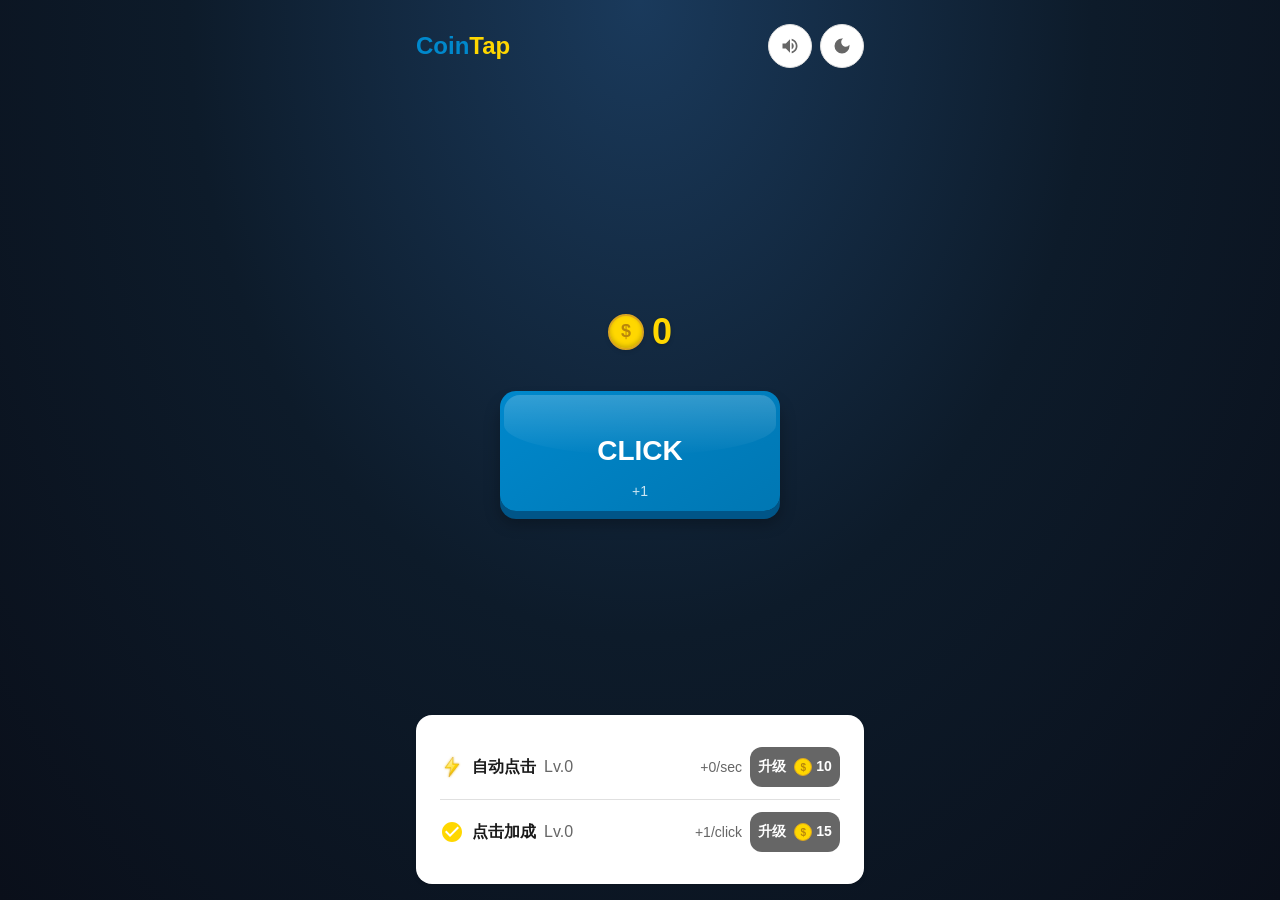
<file: index.html>
<!DOCTYPE html>
<html lang="zh-CN">
<head>
  <meta charset="UTF-8">
  <meta name="viewport" content="width=device-width, initial-scale=1.0, maximum-scale=1.0, user-scalable=no">
  <title>CoinTap</title>
  <link rel="stylesheet" href="style.css">
  <script src="https://telegram.org/js/telegram-web-app.js" onerror="window.TelegramWebAppFailed=true"></script>
</head>
<body>
  <div class="container">
    <!-- Header -->
    <header class="header">
      <div class="logo">Coin<span>Tap</span></div>
      <div class="header-actions">
        <button class="sound-toggle" id="soundToggle" aria-label="切换音效"></button>
        <button class="theme-toggle" id="themeToggle" aria-label="切换主题"></button>
      </div>
    </header>

    <!-- Game Area -->
    <main class="game-area">
      <!-- Coin Display -->
      <div class="coin-display">
        <div class="coin-icon">$</div>
        <span class="coin-amount" id="coinAmount">0</span>
      </div>

      <!-- Click Button -->
      <button class="click-btn" id="clickBtn" aria-label="点击获得金币">
        <span class="click-btn-text">CLICK</span>
        <span class="click-btn-hint">+1</span>
      </button>

      <!-- Floating Coins Container -->
      <div class="floating-coins" id="floatingCoins"></div>
    </main>

    <!-- Upgrade Section -->
    <section class="upgrade-section">
      <div class="upgrade-header">
        <div class="upgrade-title">
          <img class="upgrade-icon" id="autoClickIcon" src="assets/images/lightning.svg" alt="自动点击">
          <span>自动点击</span>
          <span class="upgrade-level" id="autoClickLevel">Lv.0</span>
        </div>
        <div class="upgrade-rate" id="autoClickRate">+0/sec</div>
        <button class="upgrade-btn" id="upgradeBtn" aria-label="升级自动点击">
          <span class="upgrade-btn-text">升级</span>
          <span class="upgrade-btn-cost">
            <span class="coin-icon-small">$</span>
            <span id="upgradeCost">10</span>
          </span>
        </button>
      </div>

      <div class="upgrade-divider"></div>

      <div class="upgrade-header">
        <div class="upgrade-title">
          <img class="upgrade-icon" src="data:image/svg+xml,%3Csvg xmlns='http://www.w3.org/2000/svg' viewBox='0 0 24 24' fill='%23FFD700'%3E%3Cpath d='M12 2C6.48 2 2 6.48 2 12s4.48 10 10 10 10-4.48 10-10S17.52 2 12 2zm-2 15l-5-5 1.41-1.41L10 14.17l7.59-7.59L19 8l-9 9z'/%3E%3C/svg%3E" alt="点击加成">
          <span>点击加成</span>
          <span class="upgrade-level" id="clickPowerLevel">Lv.0</span>
        </div>
        <div class="upgrade-rate" id="clickPowerRate">+1/click</div>
        <button class="upgrade-btn" id="clickPowerUpgradeBtn" aria-label="升级点击加成">
          <span class="upgrade-btn-text">升级</span>
          <span class="upgrade-btn-cost">
            <span class="coin-icon-small">$</span>
            <span id="clickPowerUpgradeCost">15</span>
          </span>
        </button>
      </div>
    </section>

    <!-- Loading State -->
    <div class="loading-overlay" id="loadingOverlay">
      <div class="loading-spinner"></div>
      <p class="loading-text">加载中...</p>
    </div>

    <!-- Error State -->
    <div class="error-overlay" id="errorOverlay" hidden>
      <div class="error-icon">!</div>
      <p class="error-text" id="errorText">加载失败</p>
      <button class="retry-btn" id="retryBtn">重新加载</button>
    </div>

    <!-- Offline Return Modal -->
    <div class="modal-overlay" id="offlineModal" hidden>
      <div class="modal-content">
        <h2 class="modal-title">欢迎回来!</h2>
        <p class="modal-subtitle">离线期间获得的金币:</p>
        <div class="offline-earnings">
          <span class="coin-icon-large">$</span>
          <span class="offline-amount" id="offlineEarnings">0</span>
        </div>
        <button class="collect-btn" id="collectBtn">收下!</button>
      </div>
    </div>
  </div>

  <script src="game.js"></script>
</body>
</html>
</file>
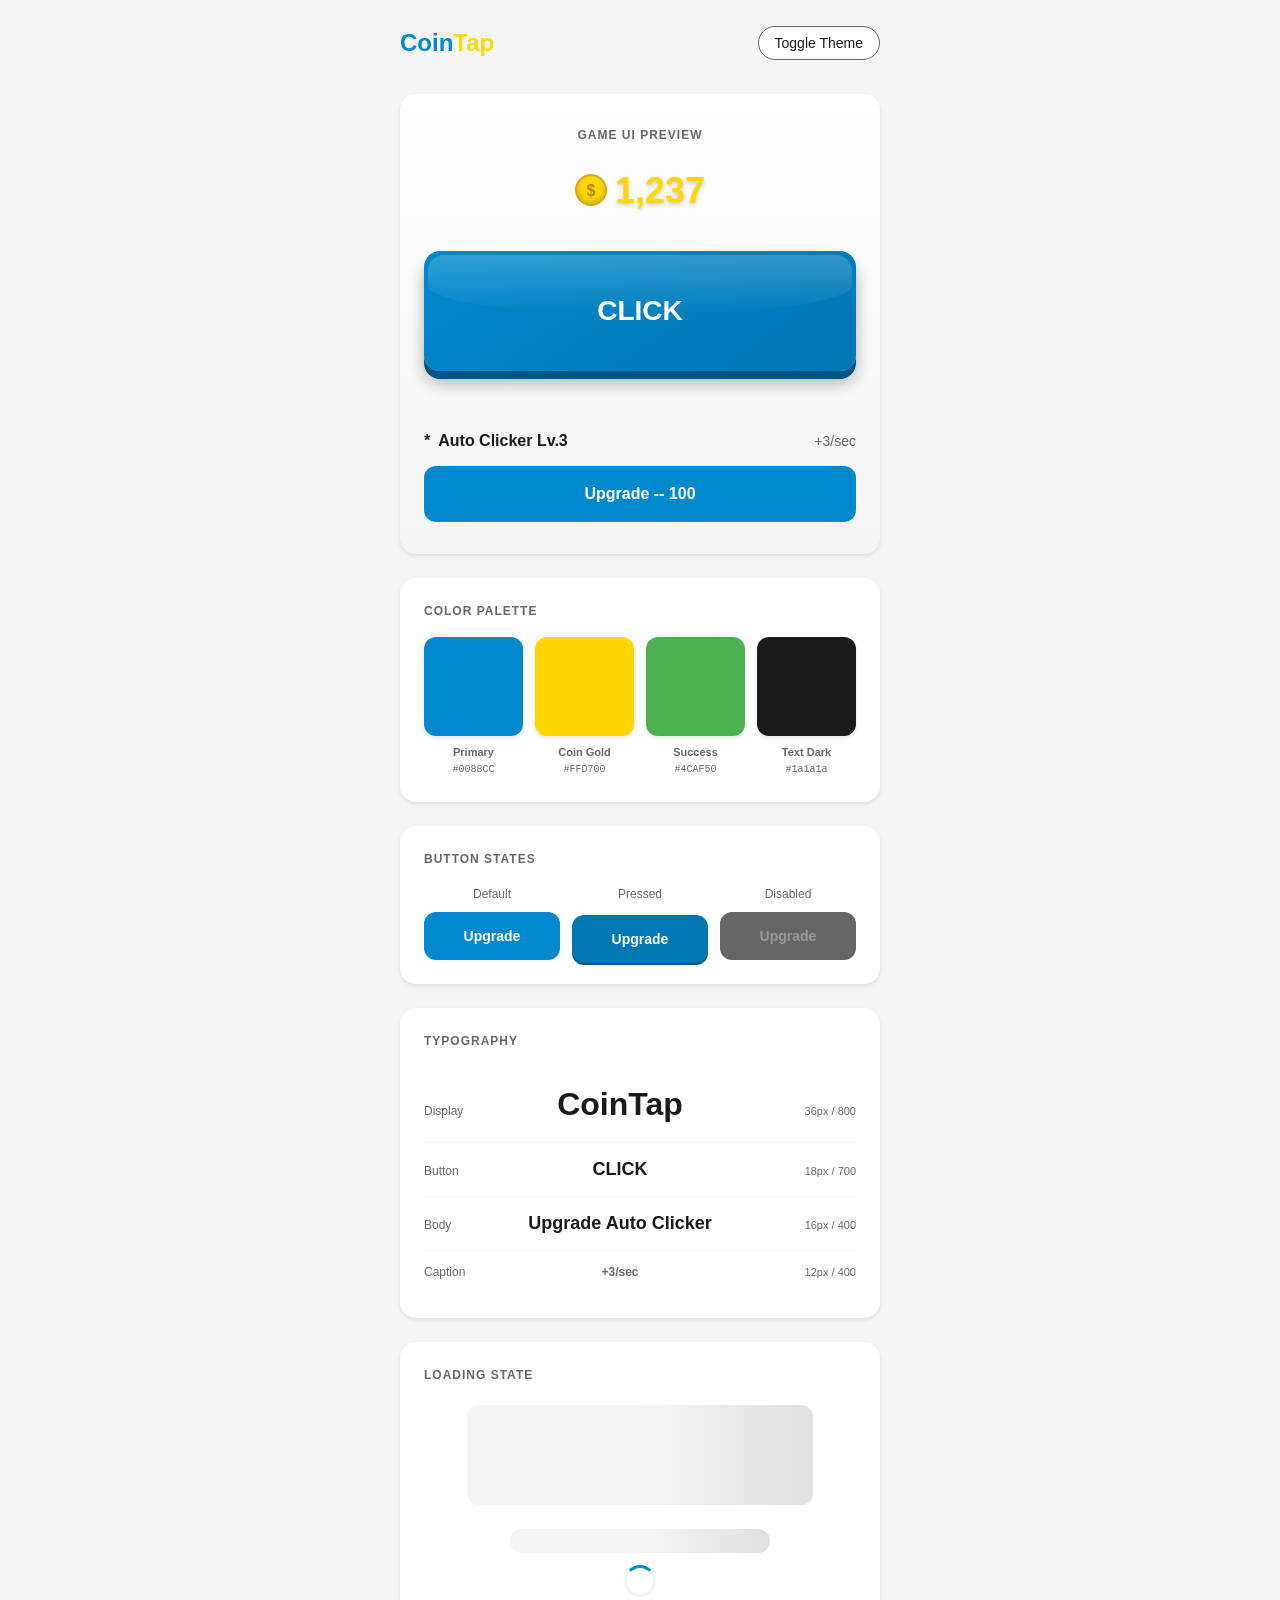
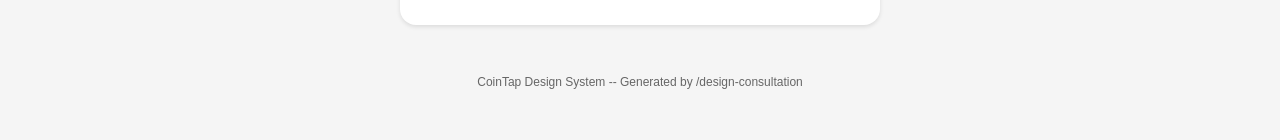
<file: coinTap-design-preview.html>
<!DOCTYPE html>
<html lang="en">
<head>
  <meta charset="UTF-8">
  <meta name="viewport" content="width=device-width, initial-scale=1.0">
  <title>CoinTap — Design Preview</title>
  <style>
    :root {
      --bg-primary: #FFFFFF;
      --bg-secondary: #F5F5F5;
      --text-primary: #1a1a1a;
      --text-secondary: #666666;
      --accent-primary: #0088CC;
      --accent-hover: #0077B3;
      --coin-gold: #FFD700;
      --coin-border: #DAA520;
      --success: #4CAF50;
      --error: #E53935;
      --border-radius-sm: 8px;
      --border-radius-md: 12px;
      --border-radius-lg: 16px;
      --border-radius-full: 9999px;
      --shadow-sm: 0 2px 4px rgba(0,0,0,0.1);
      --shadow-md: 0 4px 12px rgba(0,0,0,0.15);
      --shadow-lg: 0 8px 24px rgba(0,0,0,0.2);
      --font-stack: -apple-system, BlinkMacSystemFont, "Segoe UI", Roboto, sans-serif;
    }

    [data-theme="dark"] {
      --bg-primary: #1E1E1E;
      --bg-secondary: #2C2C2C;
      --text-primary: #FFFFFF;
      --text-secondary: #AAAAAA;
      --shadow-sm: 0 2px 4px rgba(0,0,0,0.3);
      --shadow-md: 0 4px 12px rgba(0,0,0,0.4);
      --shadow-lg: 0 8px 24px rgba(0,0,0,0.5);
    }

    * { margin: 0; padding: 0; box-sizing: border-box; }

    body {
      font-family: var(--font-stack);
      background: var(--bg-secondary);
      color: var(--text-primary);
      line-height: 1.6;
      padding: 24px;
      transition: background 0.3s, color 0.3s;
    }

    .container { max-width: 480px; margin: 0 auto; }

    .header {
      display: flex;
      justify-content: space-between;
      align-items: center;
      margin-bottom: 32px;
    }

    .logo { font-size: 24px; font-weight: 800; color: var(--accent-primary); }
    .logo span { color: var(--coin-gold); }

    .theme-toggle {
      background: var(--bg-primary);
      border: 1px solid var(--text-secondary);
      border-radius: var(--border-radius-full);
      padding: 8px 16px;
      cursor: pointer;
      font-size: 14px;
      color: var(--text-primary);
      transition: all 0.2s;
    }

    .theme-toggle:hover {
      background: var(--accent-primary);
      color: white;
      border-color: var(--accent-primary);
    }

    .section {
      background: var(--bg-primary);
      border-radius: var(--border-radius-lg);
      padding: 24px;
      margin-bottom: 24px;
      box-shadow: var(--shadow-sm);
    }

    .section-title {
      font-size: 12px;
      font-weight: 600;
      text-transform: uppercase;
      letter-spacing: 1px;
      color: var(--text-secondary);
      margin-bottom: 16px;
    }

    .game-preview {
      background: linear-gradient(180deg, var(--bg-primary) 0%, var(--bg-secondary) 100%);
      border-radius: var(--border-radius-lg);
      padding: 32px 24px;
      text-align: center;
    }

    .coin-display {
      display: flex;
      align-items: center;
      justify-content: center;
      gap: 8px;
      margin-bottom: 32px;
    }

    .coin-icon {
      width: 32px;
      height: 32px;
      background: var(--coin-gold);
      border: 2px solid var(--coin-border);
      border-radius: 50%;
      display: flex;
      align-items: center;
      justify-content: center;
      font-weight: bold;
      color: #B8860B;
      font-size: 16px;
      box-shadow: inset 0 -2px 4px rgba(0,0,0,0.2);
    }

    .coin-amount { font-size: 36px; font-weight: 800; color: var(--coin-gold); text-shadow: 0 2px 4px rgba(0,0,0,0.2); }

    .click-btn {
      width: 100%;
      height: 120px;
      background: linear-gradient(145deg, var(--accent-primary), var(--accent-hover));
      border: none;
      border-radius: var(--border-radius-lg);
      color: white;
      font-size: 28px;
      font-weight: 800;
      font-family: var(--font-stack);
      cursor: pointer;
      position: relative;
      transform: translateY(0);
      box-shadow: 0 8px 0 #005588, 0 12px 16px rgba(0,0,0,0.3);
      transition: transform 0.1s, box-shadow 0.1s;
      user-select: none;
      -webkit-tap-highlight-color: transparent;
    }

    .click-btn:active {
      transform: translateY(6px);
      box-shadow: 0 2px 0 #005588, 0 4px 8px rgba(0,0,0,0.2);
    }

    .click-btn::before {
      content: '';
      position: absolute;
      top: 4px;
      left: 4px;
      right: 4px;
      height: 50%;
      background: linear-gradient(180deg, rgba(255,255,255,0.2) 0%, transparent 100%);
      border-radius: var(--border-radius-lg) var(--border-radius-lg) 50% 50%;
      pointer-events: none;
    }

    .upgrade-section {
      margin-top: 32px;
      padding-top: 24px;
      border-top: 1px solid var(--bg-secondary);
    }

    .upgrade-info {
      display: flex;
      justify-content: space-between;
      align-items: center;
      margin-bottom: 12px;
    }

    .upgrade-label { display: flex; align-items: center; gap: 8px; font-size: 16px; font-weight: 600; }
    .upgrade-label .pulse { animation: pulse 1s ease-in-out infinite; }

    @keyframes pulse {
      0%, 100% { opacity: 1; transform: scale(1); }
      50% { opacity: 0.7; transform: scale(1.1); }
    }

    .upgrade-rate { font-size: 14px; color: var(--text-secondary); }

    .upgrade-btn {
      width: 100%;
      height: 56px;
      background: var(--accent-primary);
      border: none;
      border-radius: var(--border-radius-md);
      color: white;
      font-size: 16px;
      font-weight: 700;
      font-family: var(--font-stack);
      cursor: pointer;
      transition: all 0.15s;
    }

    .upgrade-btn:hover:not(:disabled) {
      background: var(--accent-hover);
      transform: translateY(-2px);
      box-shadow: var(--shadow-md);
    }

    .upgrade-btn:active:not(:disabled) { transform: translateY(0); }
    .upgrade-btn:disabled { background: #666; cursor: not-allowed; }

    .coin-fly {
      position: absolute;
      width: 24px;
      height: 24px;
      background: var(--coin-gold);
      border: 2px solid var(--coin-border);
      border-radius: 50%;
      display: flex;
      align-items: center;
      justify-content: center;
      font-size: 12px;
      font-weight: bold;
      color: #B8860B;
      pointer-events: none;
      animation: flyUp 1s ease-out forwards;
    }

    @keyframes flyUp {
      0% { opacity: 1; transform: translateY(0) scale(1); }
      100% { opacity: 0; transform: translateY(-80px) scale(0.5); }
    }

    .color-grid { display: grid; grid-template-columns: repeat(4, 1fr); gap: 12px; }
    .color-swatch { text-align: center; }
    .swatch-box { width: 100%; aspect-ratio: 1; border-radius: var(--border-radius-md); margin-bottom: 8px; box-shadow: var(--shadow-sm); }
    .swatch-label { font-size: 11px; font-weight: 600; color: var(--text-secondary); }
    .swatch-hex { font-size: 10px; color: var(--text-secondary); font-family: monospace; }

    .btn-states { display: grid; grid-template-columns: repeat(3, 1fr); gap: 12px; }
    .btn-state-demo { text-align: center; }
    .btn-state-demo label { display: block; font-size: 12px; color: var(--text-secondary); margin-bottom: 8px; }
    .demo-btn { width: 100%; height: 48px; border: none; border-radius: var(--border-radius-md); font-size: 14px; font-weight: 600; font-family: var(--font-stack); cursor: pointer; }
    .demo-btn.primary { background: var(--accent-primary); color: white; }
    .demo-btn.pressed { background: var(--accent-hover); transform: translateY(3px); box-shadow: 0 2px 0 #005588; color: white; }
    .demo-btn.disabled { background: #666; color: #999; cursor: not-allowed; }

    .type-row { display: flex; justify-content: space-between; align-items: baseline; padding: 12px 0; border-bottom: 1px solid var(--bg-secondary); }
    .type-row:last-child { border-bottom: none; }
    .type-role { font-size: 12px; color: var(--text-secondary); width: 80px; flex-shrink: 0; }
    .type-sample { font-size: 18px; font-weight: 600; color: var(--text-primary); }
    .type-meta { font-size: 11px; color: var(--text-secondary); width: 120px; text-align: right; flex-shrink: 0; }

    .loading-preview { display: flex; flex-direction: column; align-items: center; justify-content: center; height: 200px; background: var(--bg-primary); border-radius: var(--border-radius-lg); }
    .skeleton { background: linear-gradient(90deg, var(--bg-secondary) 25%, #e0e0e0 50%, var(--bg-secondary) 75%); background-size: 200% 100%; animation: shimmer 1.5s infinite; border-radius: var(--border-radius-md); }
    [data-theme="dark"] .skeleton { background: linear-gradient(90deg, var(--bg-secondary) 25%, #3a3a3a 50%, var(--bg-secondary) 75%); background-size: 200% 100%; }
    @keyframes shimmer { 0% { background-position: 200% 0; } 100% { background-position: -200% 0; } }
    .skeleton-btn { width: 80%; height: 100px; margin-bottom: 24px; }
    .skeleton-text { width: 60%; height: 24px; margin-bottom: 12px; }
    .spinner { width: 32px; height: 32px; border: 3px solid var(--bg-secondary); border-top-color: var(--accent-primary); border-radius: 50%; animation: spin 1s linear infinite; }
    @keyframes spin { to { transform: rotate(360deg); } }

    .footer { text-align: center; padding: 24px; color: var(--text-secondary); font-size: 12px; }
  </style>
</head>
<body>
  <div class="container">
    <div class="header">
      <div class="logo">Coin<span>Tap</span></div>
      <button class="theme-toggle" onclick="toggleTheme()">Toggle Theme</button>
    </div>

    <div class="section game-preview">
      <div class="section-title">Game UI Preview</div>
      <div class="coin-display">
        <span class="coin-icon">$</span>
        <span class="coin-amount" id="coinDisplay">1,234</span>
      </div>
      <button class="click-btn" id="clickBtn" onclick="handleClick(event)">CLICK</button>
      <div class="upgrade-section">
        <div class="upgrade-info">
          <div class="upgrade-label"><span class="pulse">*</span> Auto Clicker Lv.3</div>
          <div class="upgrade-rate">+3/sec</div>
        </div>
        <button class="upgrade-btn" id="upgradeBtn" onclick="handleUpgrade()">Upgrade -- 100</button>
      </div>
    </div>

    <div class="section">
      <div class="section-title">Color Palette</div>
      <div class="color-grid">
        <div class="color-swatch"><div class="swatch-box" style="background: #0088CC;"></div><div class="swatch-label">Primary</div><div class="swatch-hex">#0088CC</div></div>
        <div class="color-swatch"><div class="swatch-box" style="background: #FFD700;"></div><div class="swatch-label">Coin Gold</div><div class="swatch-hex">#FFD700</div></div>
        <div class="color-swatch"><div class="swatch-box" style="background: #4CAF50;"></div><div class="swatch-label">Success</div><div class="swatch-hex">#4CAF50</div></div>
        <div class="color-swatch"><div class="swatch-box" style="background: #1a1a1a;"></div><div class="swatch-label">Text Dark</div><div class="swatch-hex">#1a1a1a</div></div>
      </div>
    </div>

    <div class="section">
      <div class="section-title">Button States</div>
      <div class="btn-states">
        <div class="btn-state-demo"><label>Default</label><button class="demo-btn primary">Upgrade</button></div>
        <div class="btn-state-demo"><label>Pressed</label><button class="demo-btn pressed">Upgrade</button></div>
        <div class="btn-state-demo"><label>Disabled</label><button class="demo-btn disabled" disabled>Upgrade</button></div>
      </div>
    </div>

    <div class="section">
      <div class="section-title">Typography</div>
      <div class="type-row"><span class="type-role">Display</span><span class="type-sample" style="font-size: 32px; font-weight: 800;">CoinTap</span><span class="type-meta">36px / 800</span></div>
      <div class="type-row"><span class="type-role">Button</span><span class="type-sample">CLICK</span><span class="type-meta">18px / 700</span></div>
      <div class="type-row"><span class="type-role">Body</span><span class="type-sample">Upgrade Auto Clicker</span><span class="type-meta">16px / 400</span></div>
      <div class="type-row"><span class="type-role">Caption</span><span class="type-sample" style="font-size: 12px; color: var(--text-secondary);">+3/sec</span><span class="type-meta">12px / 400</span></div>
    </div>

    <div class="section">
      <div class="section-title">Loading State</div>
      <div class="loading-preview">
        <div class="skeleton skeleton-btn"></div>
        <div class="skeleton skeleton-text"></div>
        <div class="spinner"></div>
      </div>
    </div>

    <div class="footer">CoinTap Design System -- Generated by /design-consultation</div>
  </div>

  <script>
    let coins = 1234;
    let clickPower = 1;
    let autoClickLevel = 3;
    let autoClickPower = 3;
    let upgradeCost = 100;

    function toggleTheme() {
      const html = document.documentElement;
      const current = html.getAttribute('data-theme');
      html.setAttribute('data-theme', current === 'dark' ? 'light' : 'dark');
    }

    function formatNumber(num) {
      if (num >= 100000000) return (num / 100000000).toFixed(1) + 'Y';
      if (num >= 10000) return (num / 10000).toFixed(1) + 'W';
      return num.toLocaleString();
    }

    function updateDisplay() {
      document.getElementById('coinDisplay').textContent = formatNumber(coins);
      const upgradeBtn = document.getElementById('upgradeBtn');
      upgradeBtn.textContent = 'Upgrade -- ' + formatNumber(upgradeCost);
      upgradeBtn.disabled = coins < upgradeCost;
    }

    function handleClick(event) {
      coins += clickPower;
      updateDisplay();
      const btn = event.currentTarget;
      const rect = btn.getBoundingClientRect();
      const coin = document.createElement('div');
      coin.className = 'coin-fly';
      coin.textContent = '+' + clickPower;
      coin.style.left = (event.clientX - rect.left) + 'px';
      coin.style.top = (event.clientY - rect.top) + 'px';
      btn.appendChild(coin);
      setTimeout(() => coin.remove(), 1000);
      if (navigator.vibrate) navigator.vibrate(10);
    }

    function handleUpgrade() {
      if (coins >= upgradeCost) {
        coins -= upgradeCost;
        autoClickLevel++;
        autoClickPower = autoClickLevel;
        upgradeCost = Math.floor(10 * Math.pow(1.5, autoClickLevel));
        updateDisplay();
        const label = document.querySelector('.upgrade-label');
        label.innerHTML = '<span class="pulse">*</span> Auto Clicker Lv.' + autoClickLevel;
        document.querySelector('.upgrade-rate').textContent = '+' + autoClickPower + '/sec';
      }
    }

    setInterval(() => { if (autoClickPower > 0) { coins += autoClickPower; updateDisplay(); } }, 1000);
    updateDisplay();
  </script>
</body>
</html>
</file>
<file: style.css>
/* ========================================
   CoinTap — Design System CSS
   ======================================== */

:root {
  /* Colors - Light Theme */
  --bg-primary: #FFFFFF;
  --bg-secondary: #F5F5F5;
  --text-primary: #1a1a1a;
  --text-secondary: #666666;
  --accent-primary: #0088CC;
  --accent-hover: #0077B3;
  --coin-gold: #FFD700;
  --coin-border: #DAA520;
  --success: #4CAF50;
  --error: #E53935;
  --border-color: #E0E0E0;

  /* Spacing */
  --space-xs: 4px;
  --space-sm: 8px;
  --space-md: 16px;
  --space-lg: 24px;
  --space-xl: 32px;
  --space-2xl: 48px;

  /* Border Radius */
  --radius-sm: 8px;
  --radius-md: 12px;
  --radius-lg: 16px;
  --radius-full: 9999px;

  /* Shadows */
  --shadow-sm: 0 2px 4px rgba(0,0,0,0.1);
  --shadow-md: 0 4px 12px rgba(0,0,0,0.15);
  --shadow-lg: 0 8px 24px rgba(0,0,0,0.2);

  /* Typography */
  --font-stack: -apple-system, BlinkMacSystemFont, "Segoe UI", Roboto, sans-serif;

  /* Transitions */
  --transition-fast: 100ms ease-out;
  --transition-normal: 150ms ease-out;
  --transition-slow: 250ms ease-out;
}

/* Dark Theme */
[data-theme="dark"] {
  --bg-primary: #1E1E1E;
  --bg-secondary: #2C2C2C;
  --text-primary: #FFFFFF;
  --text-secondary: #AAAAAA;
  --border-color: #3A3A3A;
  --shadow-sm: 0 2px 4px rgba(0,0,0,0.3);
  --shadow-md: 0 4px 12px rgba(0,0,0,0.4);
  --shadow-lg: 0 8px 24px rgba(0,0,0,0.5);
}

/* ========================================
   Base Styles
   ======================================== */

* {
  margin: 0;
  padding: 0;
  box-sizing: border-box;
}

html {
  font-size: 16px;
  -webkit-text-size-adjust: 100%;
}

body {
  font-family: var(--font-stack);
  background:
    radial-gradient(ellipse at 50% 0%, #1a3a5c 0%, #0d1b2a 50%, #0a0f1a 100%);
  background-attachment: fixed;
  color: var(--text-primary);
  line-height: 1.5;
  min-height: 100vh;
  min-height: 100dvh;
  overflow-x: hidden;
  transition: background var(--transition-slow), color var(--transition-slow);
}

/* ========================================
   Container
   ======================================== */

.container {
  max-width: 480px;
  margin: 0 auto;
  padding: var(--space-md);
  min-height: 100vh;
  min-height: 100dvh;
  display: flex;
  flex-direction: column;
}

/* ========================================
   Header
   ======================================== */

.header {
  display: flex;
  justify-content: space-between;
  align-items: center;
  padding: var(--space-sm) 0;
  margin-bottom: var(--space-lg);
}

.logo {
  font-size: 24px;
  font-weight: 800;
  color: var(--accent-primary);
}

.logo span {
  color: var(--coin-gold);
}

.header-actions {
  display: flex;
  gap: var(--space-sm);
}

.theme-toggle {
  width: 44px;
  height: 44px;
  border-radius: var(--radius-full);
  border: 1px solid var(--border-color);
  background: var(--bg-primary);
  cursor: pointer;
  display: flex;
  align-items: center;
  justify-content: center;
  transition: all var(--transition-normal);
}

.theme-toggle::before {
  content: '';
  width: 20px;
  height: 20px;
  background: var(--text-secondary);
  mask: url("data:image/svg+xml,%3Csvg xmlns='http://www.w3.org/2000/svg' viewBox='0 0 24 24' fill='currentColor'%3E%3Cpath d='M12 3a9 9 0 109 9c0-.46-.04-.92-.1-1.36a5.389 5.389 0 01-4.4 2.26 5.403 5.403 0 01-3.14-9.8c-.44-.06-.9-.1-1.36-.1z'/%3E%3C/svg%3E") center/contain no-repeat;
  -webkit-mask: url("data:image/svg+xml,%3Csvg xmlns='http://www.w3.org/2000/svg' viewBox='0 0 24 24' fill='currentColor'%3E%3Cpath d='M12 3a9 9 0 109 9c0-.46-.04-.92-.1-1.36a5.389 5.389 0 01-4.4 2.26 5.403 5.403 0 01-3.14-9.8c-.44-.06-.9-.1-1.36-.1z'/%3E%3C/svg%3E") center/contain no-repeat;
}

[data-theme="dark"] .theme-toggle::before {
  background: var(--coin-gold);
  mask: url("data:image/svg+xml,%3Csvg xmlns='http://www.w3.org/2000/svg' viewBox='0 0 24 24' fill='currentColor'%3E%3Cpath d='M12 7a5 5 0 100 10 5 5 0 000-10zM12 1v2m0 18v2M4.22 4.22l1.42 1.42m12.72 12.72l1.42 1.42M1 12h2m18 0h2M4.22 19.78l1.42-1.42M18.36 5.64l1.42-1.42'/%3E%3C/svg%3E") center/contain no-repeat;
  -webkit-mask: url("data:image/svg+xml,%3Csvg xmlns='http://www.w3.org/2000/svg' viewBox='0 0 24 24' fill='currentColor'%3E%3Cpath d='M12 7a5 5 0 100 10 5 5 0 000-10zM12 1v2m0 18v2M4.22 4.22l1.42 1.42m12.72 12.72l1.42 1.42M1 12h2m18 0h2M4.22 19.78l1.42-1.42M18.36 5.64l1.42-1.42'/%3E%3C/svg%3E") center/contain no-repeat;
}

.theme-toggle:hover {
  background: var(--accent-primary);
  border-color: var(--accent-primary);
}

.theme-toggle:hover::before {
  background: white;
}

.sound-toggle {
  width: 44px;
  height: 44px;
  border-radius: var(--radius-full);
  border: 1px solid var(--border-color);
  background: var(--bg-primary);
  cursor: pointer;
  display: flex;
  align-items: center;
  justify-content: center;
  transition: all var(--transition-normal);
}

.sound-toggle::before {
  content: '';
  width: 20px;
  height: 20px;
  background: var(--text-secondary);
  mask: url("data:image/svg+xml,%3Csvg xmlns='http://www.w3.org/2000/svg' viewBox='0 0 24 24' fill='currentColor'%3E%3Cpath d='M3 9v6h4l5 5V4L7 9H3zm13.5 3c0-1.77-1.02-3.29-2.5-4.03v8.05c1.48-.73 2.5-2.25 2.5-4.02zM14 3.23v2.06c2.89.86 5 3.54 5 6.71s-2.11 5.85-5 6.71v2.06c4.01-.91 7-4.49 7-8.77s-2.99-7.86-7-8.77z'/%3E%3C/svg%3E") center/contain no-repeat;
  -webkit-mask: url("data:image/svg+xml,%3Csvg xmlns='http://www.w3.org/2000/svg' viewBox='0 0 24 24' fill='currentColor'%3E%3Cpath d='M3 9v6h4l5 5V4L7 9H3zm13.5 3c0-1.77-1.02-3.29-2.5-4.03v8.05c1.48-.73 2.5-2.25 2.5-4.02zM14 3.23v2.06c2.89.86 5 3.54 5 6.71s-2.11 5.85-5 6.71v2.06c4.01-.91 7-4.49 7-8.77s-2.99-7.86-7-8.77z'/%3E%3C/svg%3E") center/contain no-repeat;
}

.sound-toggle:hover {
  background: var(--accent-primary);
  border-color: var(--accent-primary);
}

.sound-toggle:hover::before {
  background: white;
}

.sound-toggle.sound-off::before {
  mask: url("data:image/svg+xml,%3Csvg xmlns='http://www.w3.org/2000/svg' viewBox='0 0 24 24' fill='currentColor'%3E%3Cpath d='M16.5 12c0-1.77-1.02-3.29-2.5-4.03v2.21l2.45 2.45c.03-.2.05-.41.05-.63zm2.5 0c0 .94-.2 1.82-.54 2.64l1.51 1.51C20.63 14.91 21 13.5 21 12c0-4.28-2.99-7.86-7-8.77v2.06c2.89.86 5 3.54 5 6.71zM4.27 3L3 4.27 7.73 9H3v6h4l5 5v-6.73l4.25 4.25c-.67.52-1.42.93-2.25 1.18v2.06c1.38-.31 2.63-.95 3.69-1.81L19.73 21 21 19.73l-9-9L4.27 3zM12 4L9.91 6.09 12 8.18V4z'/%3E%3C/svg%3E") center/contain no-repeat;
  -webkit-mask: url("data:image/svg+xml,%3Csvg xmlns='http://www.w3.org/2000/svg' viewBox='0 0 24 24' fill='currentColor'%3E%3Cpath d='M16.5 12c0-1.77-1.02-3.29-2.5-4.03v2.21l2.45 2.45c.03-.2.05-.41.05-.63zm2.5 0c0 .94-.2 1.82-.54 2.64l1.51 1.51C20.63 14.91 21 13.5 21 12c0-4.28-2.99-7.86-7-8.77v2.06c2.89.86 5 3.54 5 6.71zM4.27 3L3 4.27 7.73 9H3v6h4l5 5v-6.73l4.25 4.25c-.67.52-1.42.93-2.25 1.18v2.06c1.38-.31 2.63-.95 3.69-1.81L19.73 21 21 19.73l-9-9L4.27 3zM12 4L9.91 6.09 12 8.18V4z'/%3E%3C/svg%3E") center/contain no-repeat;
  background: var(--text-secondary);
}

/* ========================================
   Game Area
   ======================================== */

.game-area {
  flex: 1;
  display: flex;
  flex-direction: column;
  align-items: center;
  justify-content: center;
  padding: var(--space-xl) 0;
  position: relative;
}

/* Coin Display */
.coin-display {
  display: flex;
  align-items: center;
  justify-content: center;
  gap: var(--space-sm);
  margin-bottom: var(--space-xl);
}

.coin-icon {
  width: 36px;
  height: 36px;
  background: var(--coin-gold);
  border: 2px solid var(--coin-border);
  border-radius: 50%;
  display: flex;
  align-items: center;
  justify-content: center;
  font-weight: bold;
  font-size: 18px;
  color: #B8860B;
  box-shadow: inset 0 -2px 4px rgba(0,0,0,0.2), var(--shadow-sm);
}

.coin-amount {
  font-size: 36px;
  font-weight: 800;
  color: var(--coin-gold);
  text-shadow: 0 2px 4px rgba(0,0,0,0.2);
  font-variant-numeric: tabular-nums;
}

/* Click Button */
.click-btn {
  width: 100%;
  max-width: 280px;
  height: 120px;
  background: linear-gradient(145deg, var(--accent-primary), var(--accent-hover));
  border: none;
  border-radius: var(--radius-lg);
  color: white;
  font-size: 28px;
  font-weight: 800;
  font-family: var(--font-stack);
  cursor: pointer;
  position: relative;
  transform: translateY(0);
  box-shadow: 0 8px 0 #005588, 0 12px 16px rgba(0,0,0,0.3);
  transition: transform var(--transition-fast), box-shadow var(--transition-fast);
  user-select: none;
  -webkit-tap-highlight-color: transparent;
  touch-action: manipulation;
}

.click-btn::before {
  content: '';
  position: absolute;
  top: 4px;
  left: 4px;
  right: 4px;
  height: 50%;
  background: linear-gradient(180deg, rgba(255,255,255,0.2) 0%, transparent 100%);
  border-radius: var(--radius-lg) var(--radius-lg) 50% 50%;
  pointer-events: none;
}

.click-btn:active {
  transform: translateY(6px);
  box-shadow: 0 2px 0 #005588, 0 4px 8px rgba(0,0,0,0.2);
}

.click-btn:active .click-btn-text {
  transform: scale(0.95);
  display: inline-block;
}

.click-btn-text {
  display: block;
  transition: transform var(--transition-fast);
}

.click-btn-hint {
  position: absolute;
  bottom: 12px;
  left: 50%;
  transform: translateX(-50%);
  font-size: 14px;
  font-weight: 400;
  opacity: 0.8;
}

/* Floating Coins Container */
.floating-coins {
  position: fixed;
  top: 0;
  left: 0;
  right: 0;
  bottom: 0;
  pointer-events: none;
  z-index: 1000;
  overflow: hidden;
}

.floating-coin {
  position: absolute;
  width: 24px;
  height: 24px;
  background: var(--coin-gold);
  border: 2px solid var(--coin-border);
  border-radius: 50%;
  display: flex;
  align-items: center;
  justify-content: center;
  font-size: 12px;
  font-weight: bold;
  color: #B8860B;
  animation: floatUp 1s ease-out forwards;
}

@keyframes floatUp {
  0% {
    opacity: 1;
    transform: translateY(0) scale(1);
  }
  100% {
    opacity: 0;
    transform: translateY(-80px) scale(0.5);
  }
}

/* ========================================
   Upgrade Section
   ======================================== */

.upgrade-section {
  background: var(--bg-primary);
  border-radius: var(--radius-lg);
  padding: var(--space-lg);
  box-shadow: var(--shadow-sm);
  margin-top: auto;
}

.upgrade-header {
  display: flex;
  justify-content: space-between;
  align-items: center;
  padding: var(--space-sm) 0;
  gap: var(--space-sm);
}

.upgrade-header .upgrade-title {
  flex: 1;
}

.upgrade-header .upgrade-rate {
  flex-shrink: 0;
  min-width: 60px;
  text-align: right;
}

.upgrade-header .upgrade-btn {
  flex-shrink: 0;
  width: auto;
  min-width: 90px;
  height: 40px;
  font-size: 14px;
}

.upgrade-divider {
  height: 1px;
  background: var(--border-color);
  margin: var(--space-xs) 0;
}

.upgrade-title {
  display: flex;
  align-items: center;
  gap: var(--space-sm);
  font-size: 16px;
  font-weight: 600;
}

.upgrade-icon {
  width: 24px;
  height: 24px;
  vertical-align: middle;
}

.upgrade-icon.pulse {
  animation: lightningPulse 1s ease-in-out infinite;
}

@keyframes lightningPulse {
  0%, 100% {
    opacity: 1;
    transform: scale(1);
    filter: drop-shadow(0 0 0px var(--coin-gold));
  }
  50% {
    opacity: 0.8;
    transform: scale(1.15);
    filter: drop-shadow(0 0 8px var(--coin-gold));
  }
}

.upgrade-level {
  color: var(--text-secondary);
  font-weight: 400;
}

.upgrade-rate {
  font-size: 14px;
  color: var(--text-secondary);
}

.upgrade-btn {
  width: 100%;
  height: 56px;
  background: var(--accent-primary);
  border: none;
  border-radius: var(--radius-md);
  color: white;
  font-size: 16px;
  font-weight: 700;
  font-family: var(--font-stack);
  cursor: pointer;
  display: flex;
  align-items: center;
  justify-content: center;
  gap: var(--space-sm);
  transition: all var(--transition-normal);
}

.upgrade-btn:hover:not(:disabled) {
  background: var(--accent-hover);
  transform: translateY(-2px);
  box-shadow: var(--shadow-md);
}

.upgrade-btn:active:not(:disabled) {
  transform: translateY(0);
}

.upgrade-btn:disabled {
  background: #666;
  cursor: not-allowed;
}

.upgrade-btn.success {
  animation: successFlash 0.3s ease-out;
}

@keyframes successFlash {
  0% { background: var(--success); }
  100% { background: var(--accent-primary); }
}

.coin-icon-small {
  display: inline-flex;
  width: 18px;
  height: 18px;
  background: var(--coin-gold);
  border: 1px solid var(--coin-border);
  border-radius: 50%;
  align-items: center;
  justify-content: center;
  font-size: 10px;
  font-weight: bold;
  color: #B8860B;
}

/* ========================================
   Loading Overlay
   ======================================== */

.loading-overlay {
  position: fixed;
  top: 0;
  left: 0;
  right: 0;
  bottom: 0;
  background: var(--bg-secondary);
  display: flex;
  flex-direction: column;
  align-items: center;
  justify-content: center;
  gap: var(--space-md);
  z-index: 2000;
}

.loading-overlay.hidden {
  display: none;
}

.loading-spinner {
  width: 40px;
  height: 40px;
  border: 3px solid var(--border-color);
  border-top-color: var(--accent-primary);
  border-radius: 50%;
  animation: spin 1s linear infinite;
}

@keyframes spin {
  to { transform: rotate(360deg); }
}

.loading-text {
  color: var(--text-secondary);
  font-size: 14px;
}

/* ========================================
   Error Overlay
   ======================================== */

.error-overlay {
  position: fixed;
  top: 0;
  left: 0;
  right: 0;
  bottom: 0;
  background: var(--bg-secondary);
  display: flex;
  flex-direction: column;
  align-items: center;
  justify-content: center;
  gap: var(--space-md);
  z-index: 2000;
}

.error-overlay[hidden] {
  display: none;
}

.error-icon {
  width: 60px;
  height: 60px;
  background: var(--error);
  border-radius: 50%;
  display: flex;
  align-items: center;
  justify-content: center;
  font-size: 32px;
  font-weight: bold;
  color: white;
}

.error-text {
  color: var(--text-primary);
  font-size: 16px;
  text-align: center;
}

.retry-btn {
  padding: var(--space-sm) var(--space-lg);
  background: var(--accent-primary);
  border: none;
  border-radius: var(--radius-md);
  color: white;
  font-size: 16px;
  font-weight: 600;
  font-family: var(--font-stack);
  cursor: pointer;
  transition: background var(--transition-normal);
}

.retry-btn:hover {
  background: var(--accent-hover);
}

/* ========================================
   Modal Overlay (Offline Return)
   ======================================== */

.modal-overlay {
  position: fixed;
  top: 0;
  left: 0;
  right: 0;
  bottom: 0;
  background: rgba(0,0,0,0.6);
  display: flex;
  align-items: center;
  justify-content: center;
  z-index: 3000;
  padding: var(--space-md);
}

.modal-overlay[hidden] {
  display: none;
}

.modal-content {
  background: var(--bg-primary);
  border-radius: var(--radius-lg);
  padding: var(--space-xl);
  text-align: center;
  max-width: 320px;
  width: 100%;
  animation: modalEnter 0.3s ease-out;
}

@keyframes modalEnter {
  from {
    opacity: 0;
    transform: scale(0.9);
  }
  to {
    opacity: 1;
    transform: scale(1);
  }
}

.modal-title {
  font-size: 24px;
  font-weight: 800;
  color: var(--text-primary);
  margin-bottom: var(--space-sm);
}

.modal-subtitle {
  color: var(--text-secondary);
  font-size: 14px;
  margin-bottom: var(--space-lg);
}

.offline-earnings {
  display: flex;
  align-items: center;
  justify-content: center;
  gap: var(--space-sm);
  margin-bottom: var(--space-lg);
}

.coin-icon-large {
  width: 48px;
  height: 48px;
  background: var(--coin-gold);
  border: 3px solid var(--coin-border);
  border-radius: 50%;
  display: flex;
  align-items: center;
  justify-content: center;
  font-size: 24px;
  font-weight: bold;
  color: #B8860B;
  box-shadow: inset 0 -3px 6px rgba(0,0,0,0.2);
}

.offline-amount {
  font-size: 36px;
  font-weight: 800;
  color: var(--coin-gold);
  text-shadow: 0 2px 4px rgba(0,0,0,0.2);
}

.collect-btn {
  width: 100%;
  height: 56px;
  background: var(--success);
  border: none;
  border-radius: var(--radius-md);
  color: white;
  font-size: 18px;
  font-weight: 700;
  font-family: var(--font-stack);
  cursor: pointer;
  transition: all var(--transition-normal);
}

.collect-btn:hover {
  background: #43A047;
  transform: translateY(-2px);
  box-shadow: var(--shadow-md);
}

.collect-btn:active {
  transform: translateY(0);
}

/* ========================================
   Responsive
   ======================================== */

@media (max-width: 360px) {
  .click-btn {
    height: 100px;
    font-size: 24px;
  }

  .coin-amount {
    font-size: 28px;
  }

  .upgrade-section {
    padding: var(--space-md);
  }
}

/* ========================================
   Accessibility
   ======================================== */

@media (prefers-reduced-motion: reduce) {
  *,
  *::before,
  *::after {
    animation-duration: 0.01ms !important;
    animation-iteration-count: 1 !important;
    transition-duration: 0.01ms !important;
  }
}

.visually-hidden {
  position: absolute;
  width: 1px;
  height: 1px;
  padding: 0;
  margin: -1px;
  overflow: hidden;
  clip: rect(0, 0, 0, 0);
  white-space: nowrap;
  border: 0;
}
</file>
